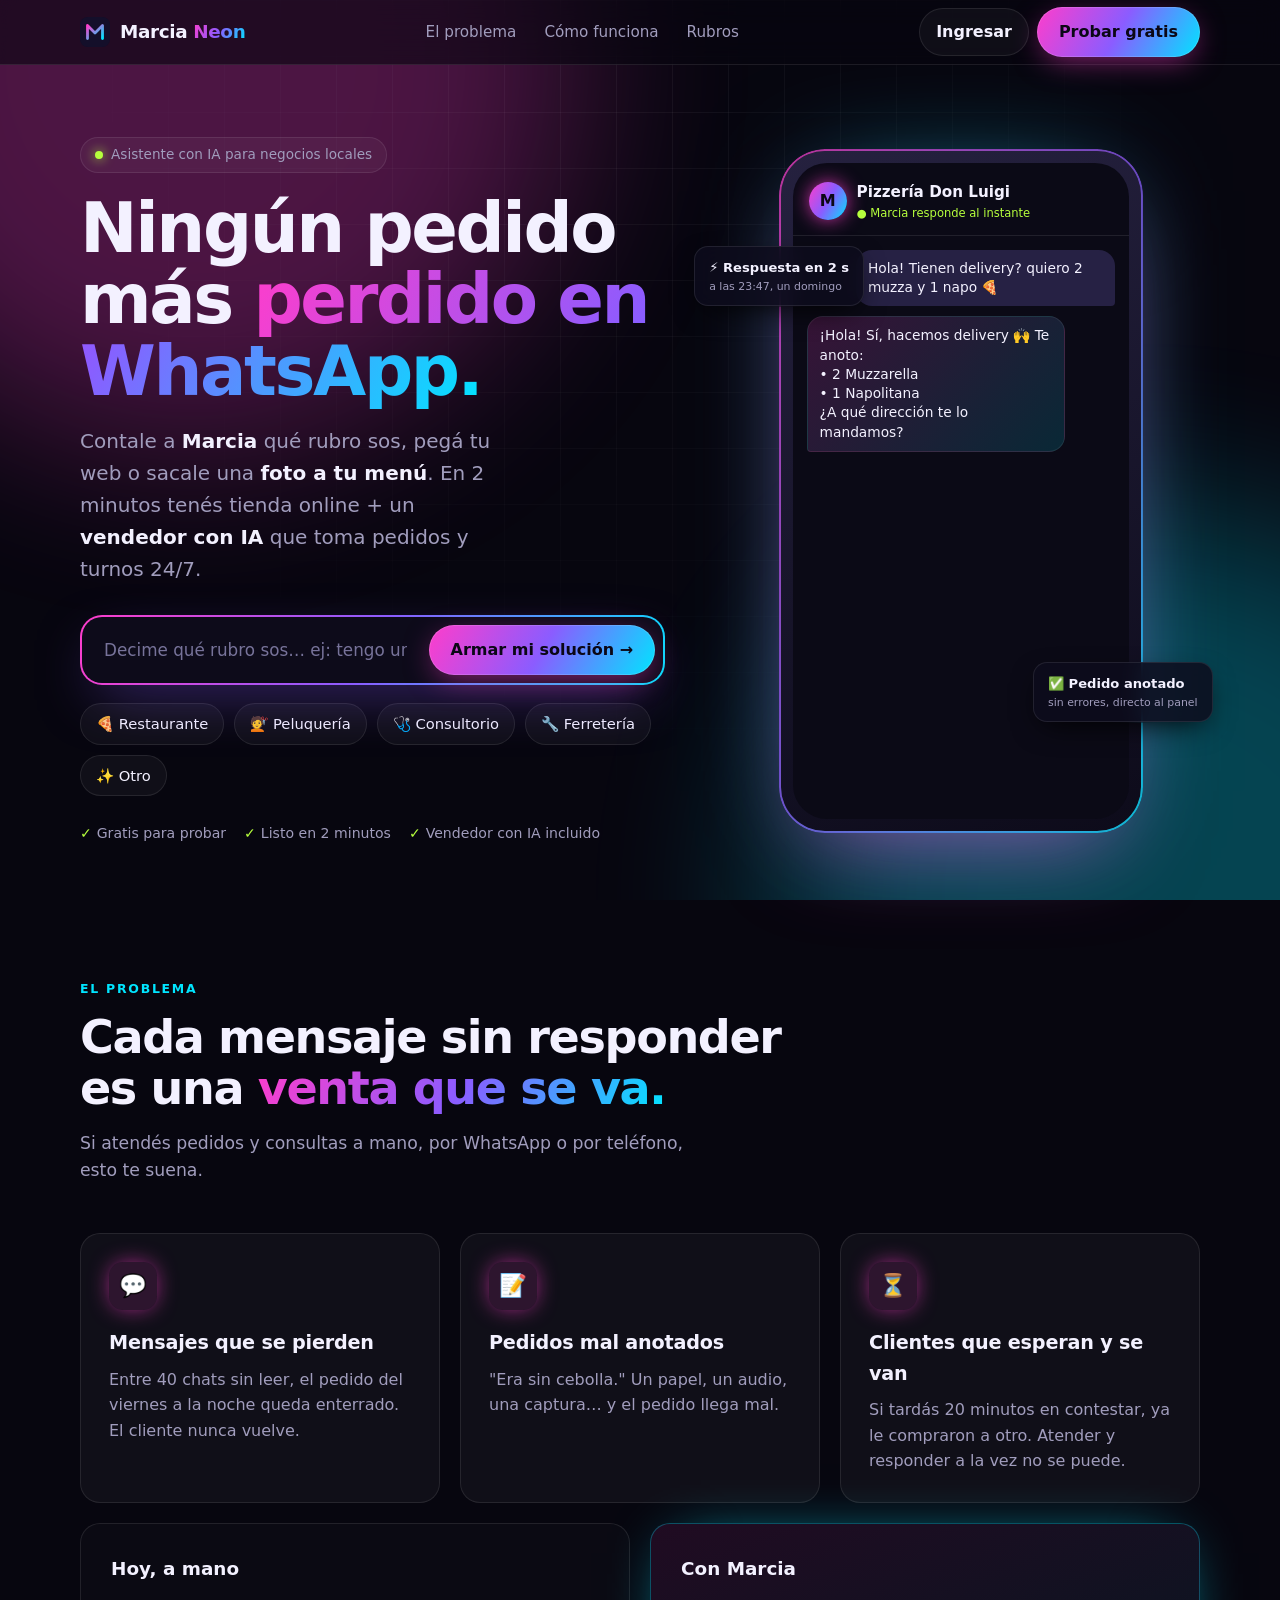
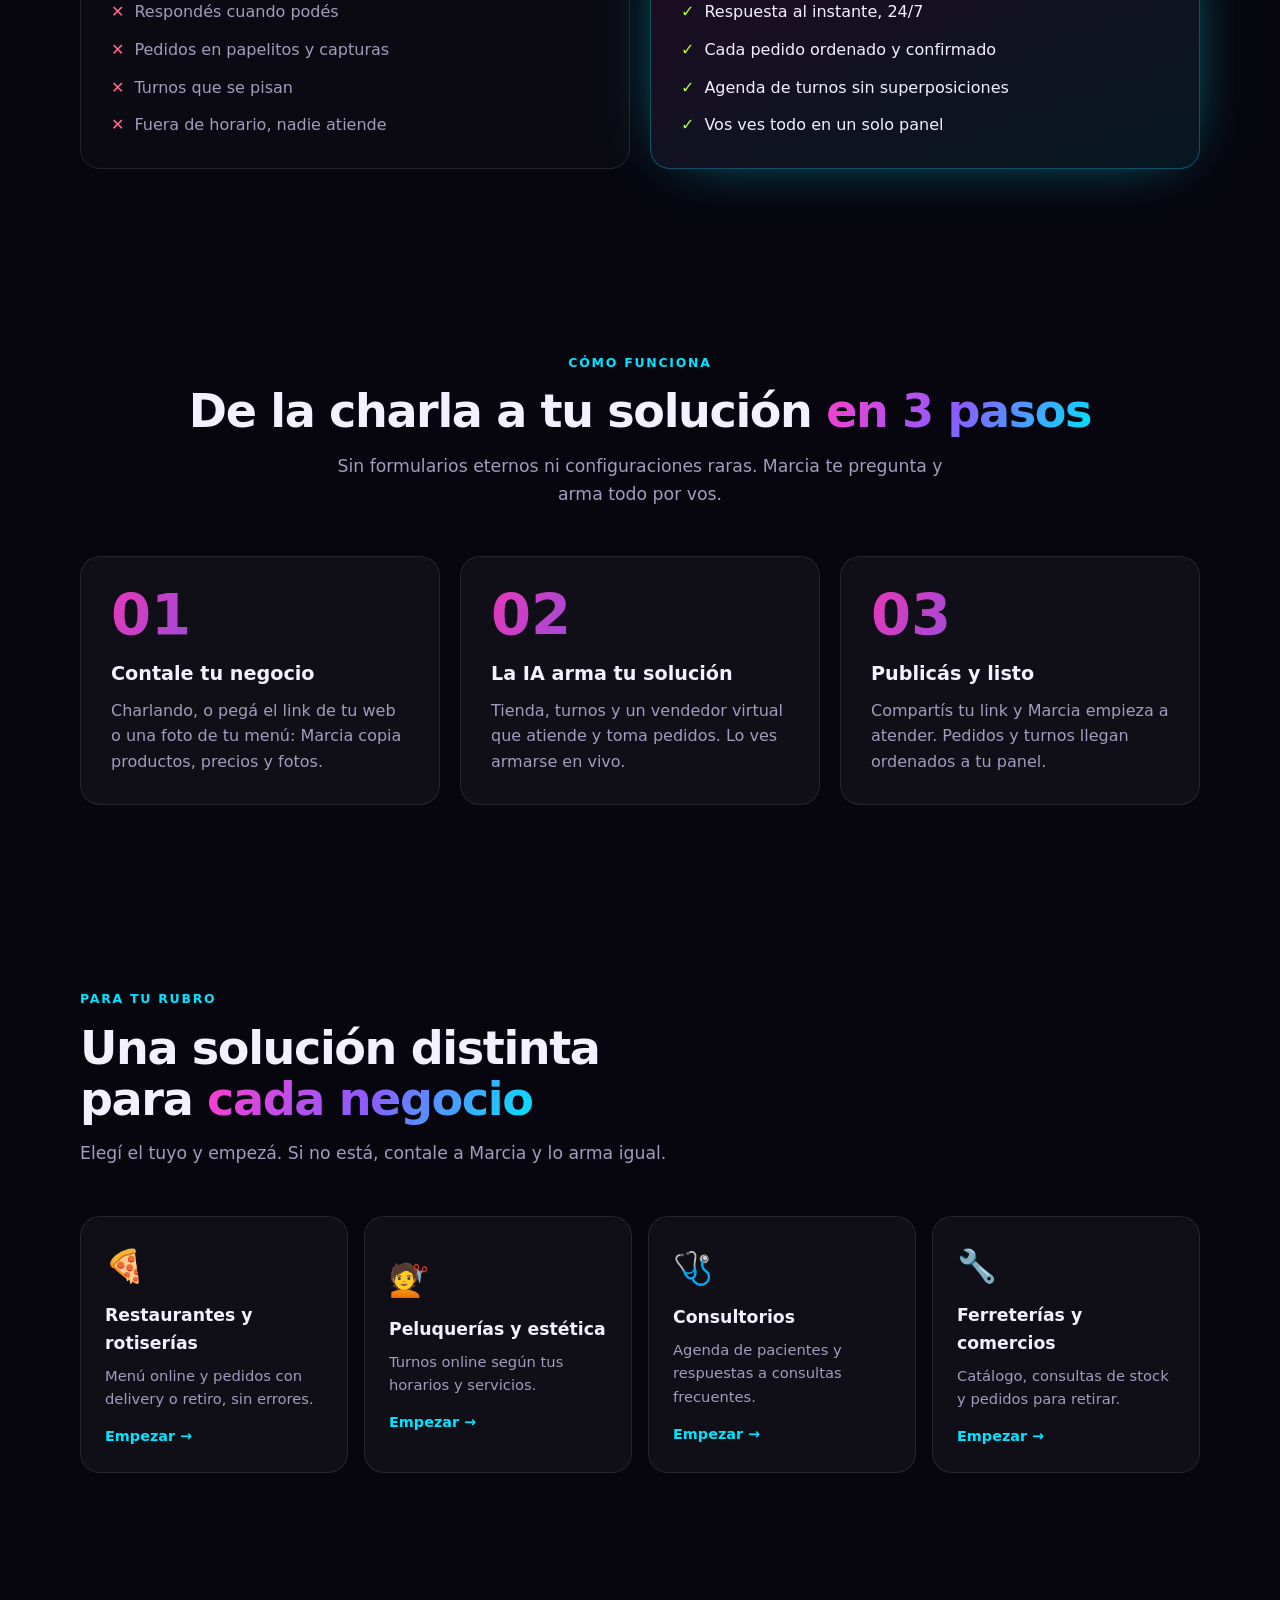
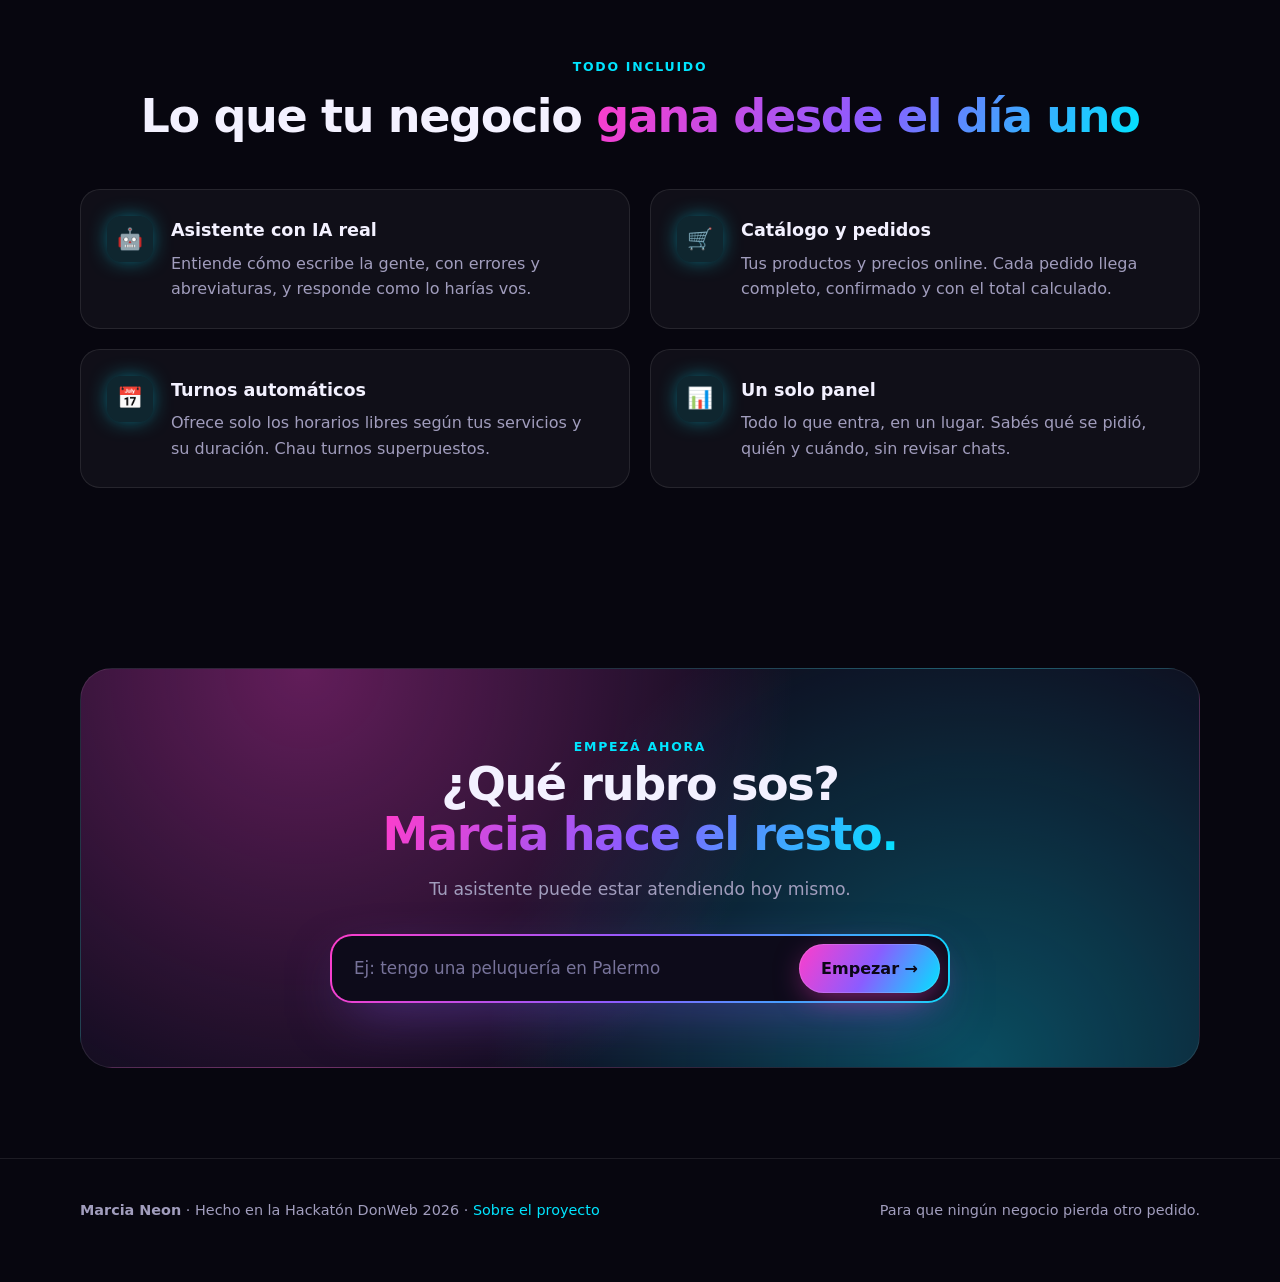
<file: app/static/index.html>
<!doctype html>
<html lang="es">
<head>
<meta charset="utf-8">
<meta name="viewport" content="width=device-width, initial-scale=1, viewport-fit=cover">
<title>Marcia Neon · No pierdas más pedidos</title>
<meta name="description" content="Marcia arma en minutos el asistente con IA de tu negocio: toma pedidos, da turnos y responde consultas 24/7. Decile qué rubro sos y listo.">
<meta name="theme-color" content="#07060f">
<link rel="manifest" href="/static/manifest.webmanifest"><meta name="apple-mobile-web-app-capable" content="yes"><link rel="apple-touch-icon" href="/static/icon.svg">
<link rel="icon" href="data:image/svg+xml,%3Csvg xmlns='http://www.w3.org/2000/svg' viewBox='0 0 64 64'%3E%3Cdefs%3E%3ClinearGradient id='g' x1='0' y1='0' x2='1' y2='1'%3E%3Cstop offset='0' stop-color='%23ff3dcb'/%3E%3Cstop offset='1' stop-color='%2300e5ff'/%3E%3C/linearGradient%3E%3C/defs%3E%3Crect width='64' height='64' rx='16' fill='%2307060f'/%3E%3Cpath d='M16 46V18l16 16 16-16v28' fill='none' stroke='url(%23g)' stroke-width='6' stroke-linecap='round' stroke-linejoin='round'/%3E%3C/svg%3E">
<style>
:root{
  --bg:#07060f;--bg2:#0e0c1d;--card:rgba(255,255,255,.04);--line:rgba(255,255,255,.09);
  --text:#f3f1ff;--muted:#a19dbd;--pink:#ff3dcb;--cyan:#00e5ff;--violet:#8b5cff;--lime:#b6ff3d;
  --grad:linear-gradient(120deg,var(--pink),var(--violet) 50%,var(--cyan));
  --r:20px;--max:1160px;
}
*{box-sizing:border-box}
html{scroll-behavior:smooth;color-scheme:dark}
body{margin:0;-webkit-text-size-adjust:100%;-webkit-tap-highlight-color:transparent;background:var(--bg);color:var(--text);font:16px/1.6 ui-sans-serif,system-ui,-apple-system,"Segoe UI",Roboto,"Helvetica Neue",Arial,sans-serif;-webkit-font-smoothing:antialiased;overflow-x:hidden}
a{color:inherit;text-decoration:none}
.wrap{max-width:var(--max);margin:0 auto;padding-inline:20px}
.grad{background:var(--grad);-webkit-background-clip:text;background-clip:text;color:transparent}

/* fondo */
.bgfx{position:fixed;inset:0;z-index:-1;pointer-events:none;overflow:hidden}
.bgfx::before,.bgfx::after{content:"";position:absolute;width:60vmax;height:60vmax;border-radius:50%;filter:blur(90px);opacity:.28}
.bgfx::before{background:var(--pink);top:-25vmax;left:-15vmax;animation:float 18s ease-in-out infinite}
.bgfx::after{background:var(--cyan);bottom:-30vmax;right:-20vmax;animation:float 22s ease-in-out infinite reverse}
.grid-lines{position:absolute;inset:0;background-image:linear-gradient(var(--line) 1px,transparent 1px),linear-gradient(90deg,var(--line) 1px,transparent 1px);background-size:56px 56px;mask-image:radial-gradient(ellipse at 50% 0%,#000 10%,transparent 65%);opacity:.5}
@keyframes float{50%{transform:translate(6vmax,4vmax) scale(1.08)}}

/* nav */
nav{position:sticky;top:0;z-index:20;backdrop-filter:blur(14px);-webkit-backdrop-filter:blur(14px);background:rgba(7,6,15,.6);border-bottom:1px solid var(--line);padding-top:env(safe-area-inset-top,0px)}
nav .wrap{display:flex;align-items:center;justify-content:space-between;height:64px}
.logo{display:flex;align-items:center;gap:10px;font-weight:800;letter-spacing:-.02em;font-size:1.15rem}
.logo svg{width:30px;height:30px}
.logo b{font-weight:800}
nav .links{display:flex;gap:28px;color:var(--muted);font-size:.95rem}
nav .links a:hover{color:var(--text)}
.btn{display:inline-flex;align-items:center;justify-content:center;gap:8px;border:0;border-radius:999px;padding:12px 22px;font:inherit;font-weight:700;cursor:pointer;transition:transform .15s,box-shadow .2s}
.btn-neon{background:var(--grad);color:#0b0716;box-shadow:0 0 0 1px rgba(255,255,255,.15) inset,0 8px 30px -6px rgba(255,61,203,.55)}
.btn-neon:hover{transform:translateY(-2px);box-shadow:0 0 0 1px rgba(255,255,255,.25) inset,0 12px 40px -6px rgba(0,229,255,.6)}
.btn-ghost{background:var(--card);color:var(--text);border:1px solid var(--line)}
.btn-ghost:hover{border-color:rgba(255,255,255,.25)}

/* hero */
.hero{padding-block:72px 40px}
.hero .wrap{display:grid;grid-template-columns:1.1fr .9fr;gap:56px;align-items:center}
.pill{display:inline-flex;align-items:center;gap:8px;padding:6px 14px;border-radius:999px;border:1px solid var(--line);background:var(--card);color:var(--muted);font-size:.85rem}
.pill i{width:8px;height:8px;border-radius:50%;background:var(--lime);box-shadow:0 0 12px var(--lime);animation:pulse 2s infinite}
@keyframes pulse{50%{opacity:.35}}
h1{font-size:clamp(2.4rem,5.4vw,4.3rem);line-height:1.04;letter-spacing:-.035em;margin:20px 0 18px;font-weight:850}
.lead{font-size:clamp(1.05rem,1.6vw,1.25rem);color:var(--muted);max-width:34ch;margin:0 0 30px}
.lead strong{color:var(--text)}

.ask{position:relative;border-radius:22px;padding:2px;background:var(--grad);box-shadow:0 20px 60px -20px rgba(139,92,255,.6)}
.ask form{display:flex;gap:8px;background:#0d0b1a;border-radius:20px;padding:8px}
.ask input{flex:1;min-width:0;background:transparent;border:0;outline:0;color:var(--text);font:inherit;font-size:max(16px,1.05rem);padding:10px 14px}
.ask input::placeholder{color:#77739a}
.chips{display:flex;flex-wrap:wrap;gap:10px;margin-top:18px}
.chip{min-height:40px;border:1px solid var(--line);background:var(--card);color:var(--text);border-radius:999px;padding:8px 15px;font:inherit;font-size:.92rem;cursor:pointer;transition:all .15s}
.chip:hover{border-color:var(--cyan);box-shadow:0 0 18px -4px var(--cyan);transform:translateY(-1px)}
.trust{margin-top:26px;color:var(--muted);font-size:.88rem;display:flex;gap:18px;flex-wrap:wrap}
.trust span::before{content:"✓ ";color:var(--lime);font-weight:800}

/* teléfono */
.phone{position:relative;justify-self:center;width:min(360px,100%);aspect-ratio:9/17;border-radius:44px;padding:12px;background:linear-gradient(160deg,#25213f,#0d0b1a);box-shadow:0 0 0 1px var(--line),0 40px 90px -30px rgba(255,61,203,.5),0 0 120px -40px rgba(0,229,255,.6)}
.phone::after{content:"";position:absolute;inset:-2px;border-radius:46px;padding:2px;background:var(--grad);-webkit-mask:linear-gradient(#000 0 0) content-box,linear-gradient(#000 0 0);-webkit-mask-composite:xor;mask-composite:exclude;opacity:.7;pointer-events:none}
.screen{height:100%;border-radius:34px;background:#0b0a16;overflow:hidden;display:flex;flex-direction:column}
.chat-head{display:flex;align-items:center;gap:10px;padding:16px 16px 12px;border-bottom:1px solid var(--line)}
.ava{width:38px;height:38px;border-radius:50%;background:var(--grad);display:grid;place-items:center;font-weight:900;color:#0b0716;box-shadow:0 0 20px -2px var(--pink)}
.chat-head small{display:block;color:var(--lime);font-size:.72rem}
.chat-head b{font-size:.95rem}
.msgs{flex:1;padding:14px;display:flex;flex-direction:column;gap:10px;overflow:hidden;font-size:.86rem;line-height:1.4}
.m{max-width:84%;padding:9px 12px;border-radius:16px;opacity:0;transform:translateY(8px);transition:all .35s ease}
.m.show{opacity:1;transform:none}
.m.c{align-self:flex-end;background:#262144;border-bottom-right-radius:4px}
.m.a{align-self:flex-start;background:linear-gradient(135deg,rgba(255,61,203,.18),rgba(0,229,255,.14));border:1px solid rgba(255,255,255,.08);border-bottom-left-radius:4px}
.order{align-self:stretch;max-width:none;background:#121026;border:1px solid rgba(182,255,61,.35);border-radius:14px;padding:12px;box-shadow:0 0 24px -8px var(--lime)}
.order .t{display:flex;justify-content:space-between;font-weight:800;margin-bottom:6px}
.order .t em{font-style:normal;color:var(--lime);font-size:.78rem}
.order .row{display:flex;justify-content:space-between;color:var(--muted)}
.order .tot{display:flex;justify-content:space-between;border-top:1px dashed var(--line);margin-top:6px;padding-top:6px;font-weight:800}
.typing{display:inline-flex;gap:4px}
.typing i{width:6px;height:6px;border-radius:50%;background:var(--muted);animation:dot 1s infinite}
.typing i:nth-child(2){animation-delay:.15s}.typing i:nth-child(3){animation-delay:.3s}
@keyframes dot{50%{transform:translateY(-4px);opacity:.4}}
.float-tag{position:absolute;padding:10px 14px;border-radius:14px;background:rgba(14,12,29,.85);backdrop-filter:blur(10px);border:1px solid var(--line);font-size:.82rem;font-weight:700;box-shadow:0 10px 30px -10px #000;animation:bob 5s ease-in-out infinite}
.float-tag small{display:block;color:var(--muted);font-weight:500}
.ft1{top:14%;left:-24%}.ft2{bottom:16%;right:-20%;animation-delay:-2.5s}
@keyframes bob{50%{transform:translateY(-10px)}}

/* secciones */
section{padding-block:90px}
.kicker{color:var(--cyan);font-weight:700;letter-spacing:.14em;text-transform:uppercase;font-size:.78rem}
h2{font-size:clamp(1.9rem,3.6vw,3rem);line-height:1.1;letter-spacing:-.03em;margin:12px 0 16px;font-weight:820}
.sub{color:var(--muted);max-width:56ch;font-size:1.08rem;margin:0}
.head{margin-bottom:48px}
.center{text-align:center}.center .sub{margin-inline:auto}

.cards{display:grid;grid-template-columns:repeat(3,1fr);gap:20px}
.card{position:relative;padding:28px;border-radius:var(--r);background:var(--card);border:1px solid var(--line);transition:transform .2s,border-color .2s}
.card:hover{transform:translateY(-4px);border-color:rgba(255,255,255,.2)}
.card .ic{width:48px;height:48px;border-radius:14px;display:grid;place-items:center;font-size:1.4rem;margin-bottom:18px}
.card h3{margin:0 0 8px;font-size:1.2rem;letter-spacing:-.01em}
.card p{margin:0;color:var(--muted)}
.pain .ic{background:rgba(255,61,203,.12);box-shadow:0 0 24px -6px var(--pink)}

/* antes / después */
.vs{display:grid;grid-template-columns:1fr 1fr;gap:20px;margin-top:20px}
.vs > div{padding:30px;border-radius:var(--r);border:1px solid var(--line)}
.before{background:rgba(255,255,255,.02)}
.after{background:linear-gradient(160deg,rgba(255,61,203,.1),rgba(0,229,255,.08));border-color:rgba(0,229,255,.3)!important;box-shadow:0 0 60px -30px var(--cyan)}
.vs h3{margin:0 0 16px;font-size:1.15rem}
.vs ul{list-style:none;margin:0;padding:0;display:grid;gap:12px}
.vs li{display:flex;gap:10px;color:var(--muted)}
.before li::before{content:"✕";color:#ff6b8b;font-weight:900}
.after li{color:var(--text)}
.after li::before{content:"✓";color:var(--lime);font-weight:900}

/* pasos */
.steps{display:grid;grid-template-columns:repeat(3,1fr);gap:20px;counter-reset:s}
.step{padding:30px;border-radius:var(--r);background:var(--card);border:1px solid var(--line);position:relative;overflow:hidden}
.step::before{counter-increment:s;content:"0" counter(s);font-size:3.6rem;font-weight:900;line-height:1;background:var(--grad);-webkit-background-clip:text;background-clip:text;color:transparent;opacity:.9;display:block;margin-bottom:14px}
.step h3{margin:0 0 8px;font-size:1.2rem}
.step p{margin:0;color:var(--muted)}

/* rubros */
.rubros{display:grid;grid-template-columns:repeat(4,1fr);gap:16px}
.rubro{text-align:left;padding:24px;border-radius:var(--r);background:var(--card);border:1px solid var(--line);color:var(--text);font:inherit;cursor:pointer;transition:all .2s}
.rubro:hover{border-color:var(--pink);box-shadow:0 0 40px -16px var(--pink);transform:translateY(-4px)}
.rubro .e{font-size:2rem}
.rubro h3{margin:10px 0 6px;font-size:1.08rem}
.rubro p{margin:0;color:var(--muted);font-size:.92rem}
.rubro .go{display:inline-block;margin-top:14px;color:var(--cyan);font-weight:700;font-size:.9rem}

/* features */
.feats{display:grid;grid-template-columns:repeat(2,1fr);gap:20px}
.feat{display:flex;gap:18px;padding:26px;border-radius:var(--r);background:var(--card);border:1px solid var(--line)}
.feat .ic{flex:none;width:46px;height:46px;border-radius:14px;display:grid;place-items:center;background:rgba(0,229,255,.1);box-shadow:0 0 24px -8px var(--cyan);font-size:1.3rem}
.feat h3{margin:0 0 6px;font-size:1.1rem}
.feat p{margin:0;color:var(--muted)}

/* cta */
.cta{position:relative;padding:64px 40px;border-radius:32px;text-align:center;overflow:hidden;background:radial-gradient(circle at 20% 0%,rgba(255,61,203,.35),transparent 50%),radial-gradient(circle at 80% 100%,rgba(0,229,255,.3),transparent 50%),#0e0c1d;border:1px solid var(--line)}
.cta h2{margin-top:0}
.cta .ask{max-width:620px;margin:30px auto 0;text-align:left}

footer{padding-block:40px 60px;color:var(--muted);font-size:.9rem;border-top:1px solid var(--line)}
footer .wrap{display:flex;justify-content:space-between;gap:20px;flex-wrap:wrap}

.reveal{opacity:0;transform:translateY(24px);transition:opacity .7s ease,transform .7s ease}
.reveal.in{opacity:1;transform:none}

@media (max-width:960px){
  .hero .wrap{grid-template-columns:1fr;gap:56px}
  .lead{max-width:none}
  .ft1{left:-4%}.ft2{right:-4%}
  .cards,.steps{grid-template-columns:1fr}
  .rubros{grid-template-columns:repeat(2,1fr)}
  .feats,.vs{grid-template-columns:1fr}
  nav .links{display:none}
}
@media (max-width:600px){
  /* rendimiento: sin desenfoques gigantes ni blur de fondo (caros en la GPU del celular) */
  .bgfx::before,.bgfx::after{display:none}
  .bgfx{background:radial-gradient(120% 60% at 0% 0%,rgba(255,61,203,.22),transparent 60%),radial-gradient(120% 60% at 100% 100%,rgba(0,229,255,.16),transparent 60%)}
  .grid-lines{display:none}
  nav{backdrop-filter:none;-webkit-backdrop-filter:none;background:rgba(7,6,15,.96)}
  .no-mobile,.phone-wrap{display:none!important}
  .reveal{opacity:1;transform:none;transition:none}
  h1{font-size:2.3rem;margin:14px 0 12px}
  .lead{font-size:1.02rem;margin-bottom:20px}
  section{padding-block:48px}
  .head{margin-bottom:24px}
  .cards{gap:12px}.card{padding:18px}.card .ic{width:40px;height:40px;margin-bottom:10px}
  .card p{font-size:.92rem}
  .steps{gap:12px}.step{padding:18px}.step::before{font-size:2.4rem;margin-bottom:6px}
  .rubros{grid-template-columns:1fr 1fr!important;gap:10px}.rubro{padding:16px}.rubro p{display:none}.rubro .e{font-size:1.6rem}.rubro h3{font-size:.95rem;margin:6px 0 0}
  .rubro .go{margin-top:8px}
}
@media (max-width:520px){
  .hero{padding-top:36px}
  nav .btn{padding:9px 14px;font-size:.88rem}
  .phone{width:min(300px,100%)}
  .card,.step,.feat,.vs > div{padding:22px}
  .chips{gap:8px}
  .ask form{flex-direction:column}
  .ask .btn{width:100%}
  .rubros{grid-template-columns:1fr}
  section{padding-block:64px}
  .cta{padding:44px 20px}
  .float-tag{display:none}
}
@media (prefers-reduced-motion:reduce){
  *,*::before,*::after{animation:none!important;transition:none!important}
  .reveal,.m{opacity:1;transform:none}
}
</style>
</head>
<body>
<div class="bgfx" aria-hidden="true"><div class="grid-lines"></div></div>

<nav>
  <div class="wrap">
    <a class="logo" href="#">
      <svg viewBox="0 0 64 64" aria-hidden="true"><defs><linearGradient id="lg" x1="0" y1="0" x2="1" y2="1"><stop offset="0" stop-color="#ff3dcb"/><stop offset="1" stop-color="#00e5ff"/></linearGradient></defs><rect width="64" height="64" rx="16" fill="#140f2a"/><path d="M16 46V18l16 16 16-16v28" fill="none" stroke="url(#lg)" stroke-width="6" stroke-linecap="round" stroke-linejoin="round"/></svg>
      <span>Marcia <b class="grad">Neon</b></span>
    </a>
    <div class="links">
      <a href="#problema">El problema</a>
      <a href="#como">Cómo funciona</a>
      <a href="#rubros">Rubros</a>
    </div>
    <div style="display:flex;gap:8px;align-items:center"><a href="/ingresar" class="btn btn-ghost" style="padding:10px 16px">Ingresar</a><a class="btn btn-neon" href="#empezar">Probar gratis</a></div>
  </div>
</nav>

<header class="hero" id="empezar">
  <div class="wrap">
    <div>
      <span class="pill"><i></i>Asistente con IA para negocios locales</span>
      <h1>Ningún pedido<br>más <span class="grad">perdido en WhatsApp.</span></h1>
      <p class="lead">Contale a <strong>Marcia</strong> qué rubro sos, pegá tu web o sacale una <strong>foto a tu menú</strong>. En 2 minutos tenés tienda online + un <strong>vendedor con IA</strong> que toma pedidos y turnos 24/7.</p>

      <div class="ask">
        <form data-ask>
          <input name="q" autocomplete="off" maxlength="200" placeholder="Decime qué rubro sos… ej: tengo una pizzería" aria-label="¿Qué rubro sos?">
          <button class="btn btn-neon" type="submit">Armar mi solución →</button>
        </form>
      </div>
      <div class="chips" role="group" aria-label="Elegí tu rubro">
        <button class="chip" data-rubro="restaurante">🍕 Restaurante</button>
        <button class="chip" data-rubro="peluqueria">💇 Peluquería</button>
        <button class="chip" data-rubro="consultorio">🩺 Consultorio</button>
        <button class="chip" data-rubro="ferreteria">🔧 Ferretería</button>
        <button class="chip" data-rubro="otro">✨ Otro</button>
      </div>
      <div class="trust"><span>Gratis para probar</span><span>Listo en 2 minutos</span><span>Vendedor con IA incluido</span></div>
    </div>

    <div class="phone-wrap" style="position:relative;justify-self:center;width:min(360px,100%)">
      <div class="phone" aria-hidden="true">
        <div class="screen">
          <div class="chat-head">
            <div class="ava">M</div>
            <div><b>Pizzería Don Luigi</b><small>● Marcia responde al instante</small></div>
          </div>
          <div class="msgs" id="demo"></div>
        </div>
      </div>
      <div class="float-tag ft1" aria-hidden="true">⚡ Respuesta en 2 s<small>a las 23:47, un domingo</small></div>
      <div class="float-tag ft2" aria-hidden="true">✅ Pedido anotado<small>sin errores, directo al panel</small></div>
    </div>
  </div>
</header>

<section id="problema">
  <div class="wrap">
    <div class="head reveal">
      <span class="kicker">El problema</span>
      <h2>Cada mensaje sin responder<br>es una <span class="grad">venta que se va.</span></h2>
      <p class="sub">Si atendés pedidos y consultas a mano, por WhatsApp o por teléfono, esto te suena.</p>
    </div>
    <div class="cards">
      <div class="card pain reveal"><div class="ic">💬</div><h3>Mensajes que se pierden</h3><p>Entre 40 chats sin leer, el pedido del viernes a la noche queda enterrado. El cliente nunca vuelve.</p></div>
      <div class="card pain reveal"><div class="ic">📝</div><h3>Pedidos mal anotados</h3><p>"Era sin cebolla." Un papel, un audio, una captura… y el pedido llega mal.</p></div>
      <div class="card pain reveal"><div class="ic">⏳</div><h3>Clientes que esperan y se van</h3><p>Si tardás 20 minutos en contestar, ya le compraron a otro. Atender y responder a la vez no se puede.</p></div>
    </div>
    <div class="vs reveal no-mobile">
      <div class="before"><h3>Hoy, a mano</h3><ul><li>Respondés cuando podés</li><li>Pedidos en papelitos y capturas</li><li>Turnos que se pisan</li><li>Fuera de horario, nadie atiende</li></ul></div>
      <div class="after"><h3>Con Marcia</h3><ul><li>Respuesta al instante, 24/7</li><li>Cada pedido ordenado y confirmado</li><li>Agenda de turnos sin superposiciones</li><li>Vos ves todo en un solo panel</li></ul></div>
    </div>
  </div>
</section>

<section id="como">
  <div class="wrap">
    <div class="head center reveal">
      <span class="kicker">Cómo funciona</span>
      <h2>De la charla a tu solución <span class="grad">en 3 pasos</span></h2>
      <p class="sub">Sin formularios eternos ni configuraciones raras. Marcia te pregunta y arma todo por vos.</p>
    </div>
    <div class="steps">
      <div class="step reveal"><h3>Contale tu negocio</h3><p>Charlando, o pegá el link de tu web o una foto de tu menú: Marcia copia productos, precios y fotos.</p></div>
      <div class="step reveal"><h3>La IA arma tu solución</h3><p>Tienda, turnos y un vendedor virtual que atiende y toma pedidos. Lo ves armarse en vivo.</p></div>
      <div class="step reveal"><h3>Publicás y listo</h3><p>Compartís tu link y Marcia empieza a atender. Pedidos y turnos llegan ordenados a tu panel.</p></div>
    </div>
  </div>
</section>

<section id="rubros">
  <div class="wrap">
    <div class="head reveal">
      <span class="kicker">Para tu rubro</span>
      <h2>Una solución distinta<br>para <span class="grad">cada negocio</span></h2>
      <p class="sub">Elegí el tuyo y empezá. Si no está, contale a Marcia y lo arma igual.</p>
    </div>
    <div class="rubros">
      <button class="rubro reveal" data-rubro="restaurante"><div class="e">🍕</div><h3>Restaurantes y rotiserías</h3><p>Menú online y pedidos con delivery o retiro, sin errores.</p><span class="go">Empezar →</span></button>
      <button class="rubro reveal" data-rubro="peluqueria"><div class="e">💇</div><h3>Peluquerías y estética</h3><p>Turnos online según tus horarios y servicios.</p><span class="go">Empezar →</span></button>
      <button class="rubro reveal" data-rubro="consultorio"><div class="e">🩺</div><h3>Consultorios</h3><p>Agenda de pacientes y respuestas a consultas frecuentes.</p><span class="go">Empezar →</span></button>
      <button class="rubro reveal" data-rubro="ferreteria"><div class="e">🔧</div><h3>Ferreterías y comercios</h3><p>Catálogo, consultas de stock y pedidos para retirar.</p><span class="go">Empezar →</span></button>
    </div>
  </div>
</section>

<section class="no-mobile">
  <div class="wrap">
    <div class="head center reveal">
      <span class="kicker">Todo incluido</span>
      <h2>Lo que tu negocio <span class="grad">gana desde el día uno</span></h2>
    </div>
    <div class="feats">
      <div class="feat reveal"><div class="ic">🤖</div><div><h3>Asistente con IA real</h3><p>Entiende cómo escribe la gente, con errores y abreviaturas, y responde como lo harías vos.</p></div></div>
      <div class="feat reveal"><div class="ic">🛒</div><div><h3>Catálogo y pedidos</h3><p>Tus productos y precios online. Cada pedido llega completo, confirmado y con el total calculado.</p></div></div>
      <div class="feat reveal"><div class="ic">📅</div><div><h3>Turnos automáticos</h3><p>Ofrece solo los horarios libres según tus servicios y su duración. Chau turnos superpuestos.</p></div></div>
      <div class="feat reveal"><div class="ic">📊</div><div><h3>Un solo panel</h3><p>Todo lo que entra, en un lugar. Sabés qué se pidió, quién y cuándo, sin revisar chats.</p></div></div>
    </div>
  </div>
</section>

<section>
  <div class="wrap">
    <div class="cta reveal">
      <span class="kicker">Empezá ahora</span>
      <h2>¿Qué rubro sos?<br><span class="grad">Marcia hace el resto.</span></h2>
      <p class="sub" style="margin-inline:auto">Tu asistente puede estar atendiendo hoy mismo.</p>
      <div class="ask">
        <form data-ask>
          <input name="q" autocomplete="off" maxlength="200" placeholder="Ej: tengo una peluquería en Palermo" aria-label="¿Qué rubro sos?">
          <button class="btn btn-neon" type="submit">Empezar →</button>
        </form>
      </div>
    </div>
  </div>
</section>

<footer>
  <div class="wrap">
    <span><b>Marcia Neon</b> · Hecho en la Hackatón DonWeb 2026 · <a href="/proyecto" style="color:var(--cyan)">Sobre el proyecto</a></span>
    <span>Para que ningún negocio pierda otro pedido.</span>
  </div>
</footer>

<script>
(()=>{
  const go=(rubro,msg)=>{
    const p=new URLSearchParams();
    if(rubro)p.set('rubro',rubro);
    if(msg)p.set('msg',msg.slice(0,200));
    location.href='/crear?'+p.toString();
  };
  document.querySelectorAll('[data-ask]').forEach(f=>f.addEventListener('submit',e=>{
    e.preventDefault();const v=f.q.value.trim();
    if(!v){f.q.focus();return}
    go('',v);
  }));
  document.querySelectorAll('[data-rubro]').forEach(b=>b.addEventListener('click',()=>go(b.dataset.rubro,'')));

  // revelado al hacer scroll
  const io=new IntersectionObserver(es=>es.forEach(e=>{if(e.isIntersecting){e.target.classList.add('in');io.unobserve(e.target)}}),{threshold:.12});
  document.querySelectorAll('.reveal').forEach(el=>io.observe(el));

  // chat de demostración
  const box=document.getElementById('demo');
  const script=[
    ['c','Hola! Tienen delivery? quiero 2 muzza y 1 napo 🍕'],
    ['a','¡Hola! Sí, hacemos delivery 🙌 Te anoto:<br>• 2 Muzzarella<br>• 1 Napolitana<br>¿A qué dirección te lo mandamos?'],
    ['c','Av. Corrientes 1234, 3B. Sin aceitunas la napo porfa'],
    ['a','¡Perfecto! Napolitana sin aceitunas ✅ ¿Pagás en efectivo o transferencia?'],
    ['c','Transferencia'],
    ['o','']
  ];
  const sleep=ms=>new Promise(r=>setTimeout(r,ms));
  const add=(cls,html)=>{const d=document.createElement('div');d.className='m '+cls;d.innerHTML=html;box.appendChild(d);requestAnimationFrame(()=>requestAnimationFrame(()=>d.classList.add('show')));return d};
  const orderHTML='<div class="t">Pedido #128 <em>● CONFIRMADO</em></div><div class="row"><span>2× Muzzarella</span><span>$16.000</span></div><div class="row"><span>1× Napolitana (sin aceitunas)</span><span>$9.500</span></div><div class="row"><span>Envío</span><span>$1.500</span></div><div class="tot"><span>Total</span><span>$27.000</span></div>';
  async function run(){
    for(;;){
      box.innerHTML='';
      for(const [who,txt] of script){
        if(who==='a'||who==='o'){const t=add('a','<span class="typing"><i></i><i></i><i></i></span>');await sleep(900);t.remove()}
        if(who==='o')add('order',orderHTML);else add(who,txt);
        await sleep(who==='c'?1100:1500);
      }
      await sleep(4000);
    }
  }
  if(matchMedia('(prefers-reduced-motion: reduce)').matches){script.forEach(([w,t])=>w==='o'?add('order show',orderHTML):add(w+' show',t))}else run();
})();
</script>
</body>
</html>
</file>
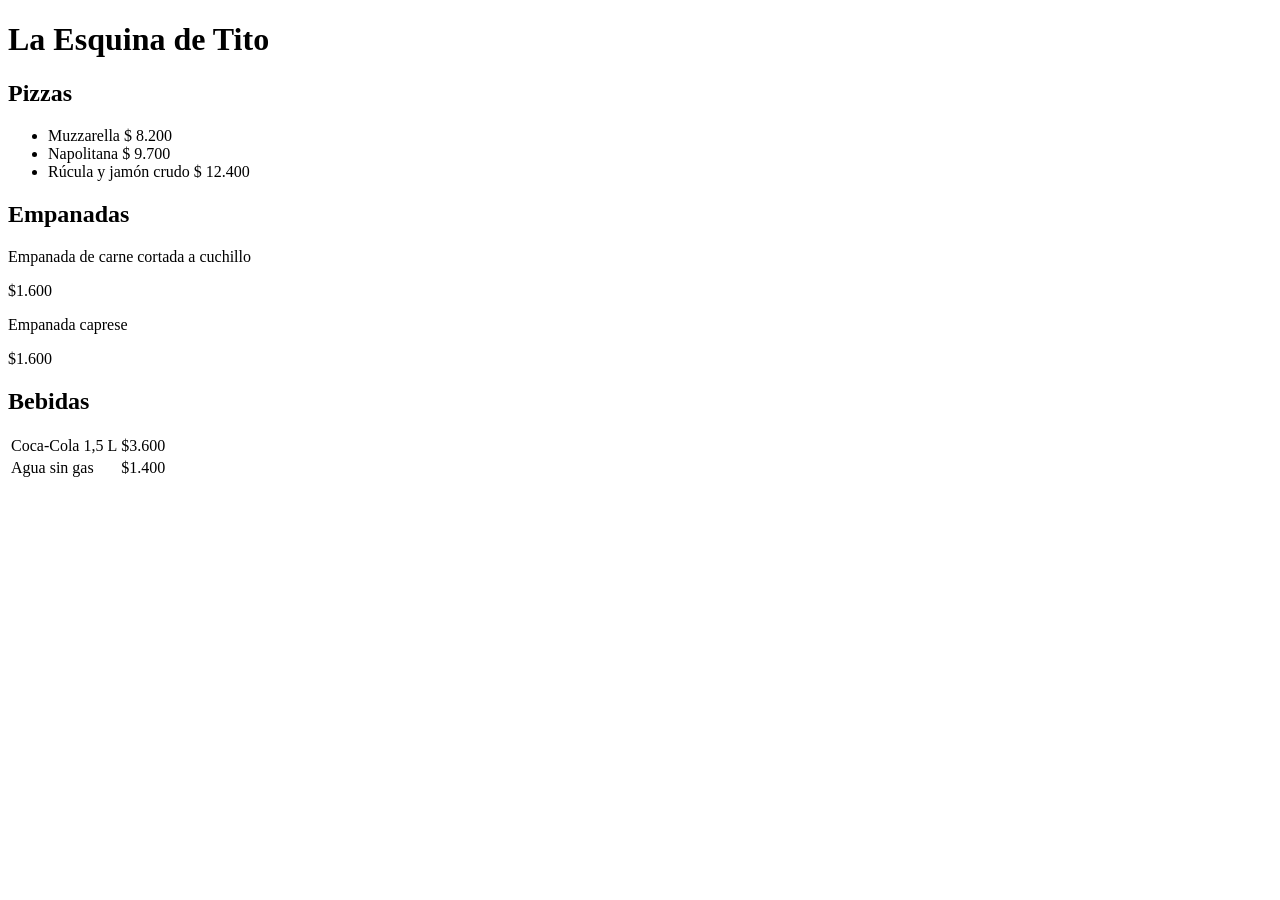
<file: app/static/menu-demo.html>
<!doctype html><html lang="es"><head><meta charset="utf-8"><title>La Esquina de Tito · Carta</title>
<meta property="og:image" content="/static/icon.svg"><link rel="icon" href="/static/icon.svg"></head><body>
<h1>La Esquina de Tito</h1><h2>Pizzas</h2><ul><li>Muzzarella <span>$ 8.200</span></li><li>Napolitana <span>$ 9.700</span></li><li>Rúcula y jamón crudo <span>$ 12.400</span></li></ul>
<h2>Empanadas</h2><div class="item"><p>Empanada de carne cortada a cuchillo</p><p>$1.600</p></div><div class="item"><p>Empanada caprese</p><p>$1.600</p></div>
<h2>Bebidas</h2><table><tr><td>Coca-Cola 1,5 L</td><td>$3.600</td></tr><tr><td>Agua sin gas</td><td>$1.400</td></tr></table></body></html>
</file>
